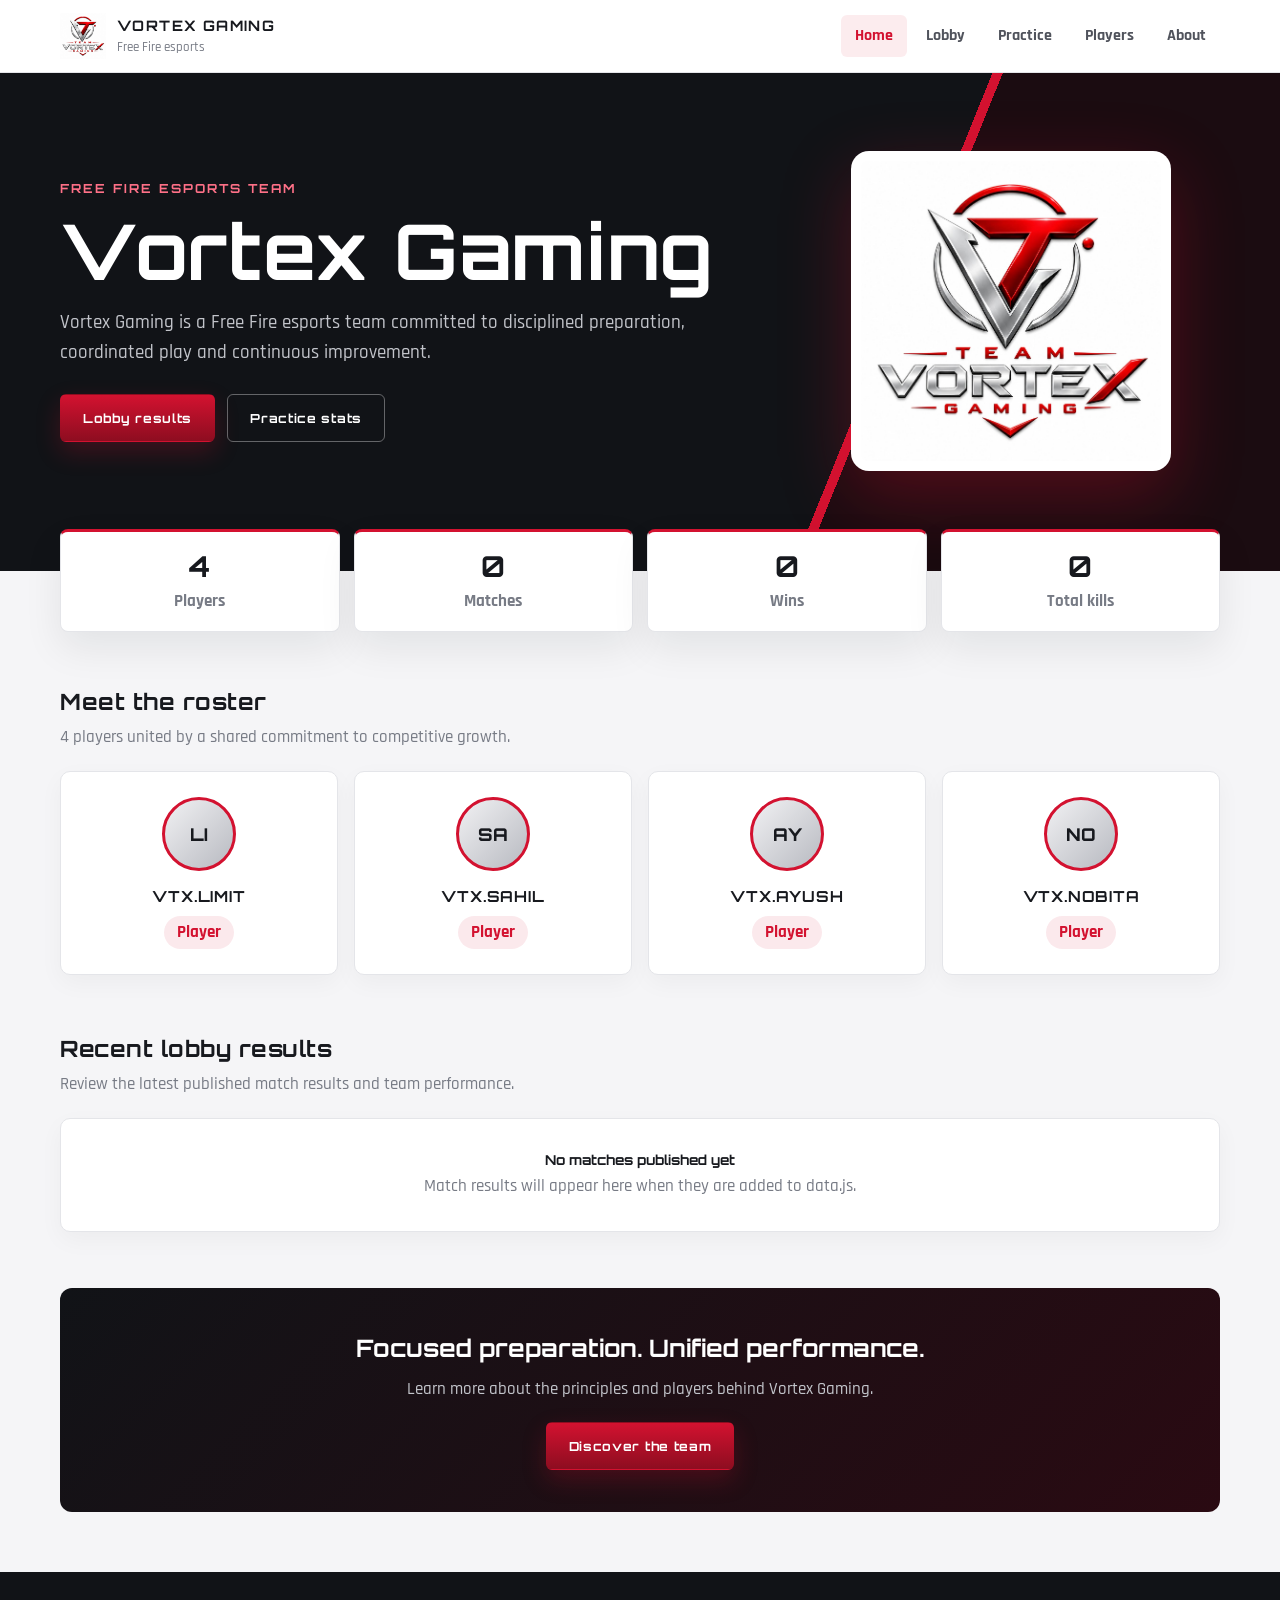
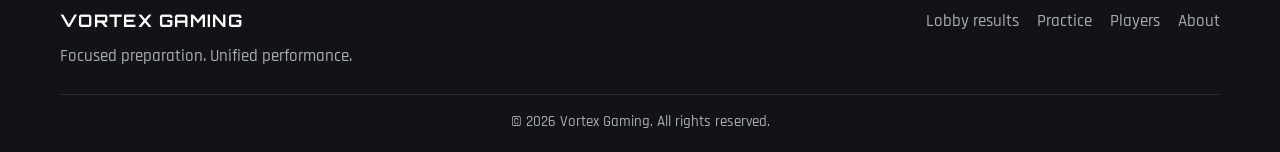
<file: index.html>
<!doctype html>
<html lang="en">
<head>
  <meta charset="utf-8">
  <meta name="viewport" content="width=device-width, initial-scale=1">
  <meta name="theme-color" content="#111317">
  <meta name="description" content="Discover Vortex Gaming, a Free Fire esports team focused on disciplined preparation, coordinated play and continuous improvement.">
  <meta property="og:type" content="website">
  <meta property="og:title" content="Vortex Gaming | Free Fire Esports Team">
  <meta property="og:description" content="Explore the Vortex Gaming roster, published match results and practice performance.">
  <meta name="twitter:card" content="summary">
  <title>Vortex Gaming | Free Fire Esports Team</title>
  <link rel="icon" href="logo.jpeg" type="image/jpeg">
  <link rel="preconnect" href="https://fonts.googleapis.com">
  <link rel="preconnect" href="https://fonts.gstatic.com" crossorigin>
  <link href="https://fonts.googleapis.com/css2?family=Orbitron:wght@500;700;800;900&family=Rajdhani:wght@500;600;700&display=swap" rel="stylesheet">
  <link rel="stylesheet" href="style.css">
  <script type="application/ld+json">
    {
      "@context": "https://schema.org",
      "@type": "SportsTeam",
      "name": "Vortex Gaming",
      "sport": "Free Fire esports",
      "description": "Vortex Gaming is a Free Fire esports team committed to disciplined preparation, coordinated play and continuous improvement.",
      "member": [
        { "@type": "Person", "name": "VTX.LIMIT" },
        { "@type": "Person", "name": "VTX.SAHIL" },
        { "@type": "Person", "name": "VTX.AYUSH" },
        { "@type": "Person", "name": "VTX.NOBITA" }
      ]
    }
  </script>
  <script src="data.js" defer></script>
  <script src="app.js" defer></script>
</head>
<body data-page="index">
  <a class="skip-link" href="#main-content">Skip to content</a>
  <header class="hdr">
    <div class="wrap hdr-inner">
      <a class="brand" href="index.html" aria-label="Vortex Gaming home">
        <img src="logo.jpeg" alt="" width="46" height="46">
        <span><b>VORTEX GAMING</b><small>Free Fire esports</small></span>
      </a>
      <button class="burger" type="button" aria-label="Open navigation" aria-expanded="false" aria-controls="primary-nav">Menu</button>
      <nav class="nav" id="primary-nav" aria-label="Main navigation">
        <a href="index.html" aria-current="page">Home</a>
        <a href="lobby.html">Lobby</a>
        <a href="practice.html">Practice</a>
        <a href="social.html">Players</a>
        <a href="about.html">About</a>
      </nav>
    </div>
  </header>
  <main id="main-content">
    <section class="hero">
      <div class="wrap hero-inner">
        <div>
          <p class="eyebrow">Free Fire esports team</p>
          <h1>Vortex <span>Gaming</span></h1>
          <p class="lead">A Free Fire esports team committed to disciplined preparation, coordinated play and continuous improvement.</p>
          <div class="btns"><a class="btn" href="lobby.html">Lobby results</a><a class="btn ghost" href="practice.html">Practice stats</a></div>
        </div>
        <img class="hero-logo" src="logo.jpeg" alt="Vortex Gaming team logo" width="320" height="320">
      </div>
    </section>
    <section class="sec">
      <div class="wrap">
        <div class="sh"><h2>Meet the roster</h2><p>Get to know the players representing Vortex Gaming and explore their available profiles.</p></div>
        <ul class="name-list"><li>VTX.LIMIT</li><li>VTX.SAHIL</li><li>VTX.AYUSH</li><li>VTX.NOBITA</li></ul>
        <p class="empty-note">Official match statistics will be published here as verified results become available.</p>
      </div>
    </section>
  </main>
  <footer class="ftr">
    <div class="wrap footer-inner">
      <div><b class="fb">VORTEX GAMING</b><p>Focused preparation. Unified performance.</p></div>
      <nav class="footer-links" aria-label="Footer navigation"><a href="lobby.html">Lobby results</a><a href="practice.html">Practice</a><a href="social.html">Players</a><a href="about.html">About</a></nav>
    </div>
    <p class="copy">&copy; <span data-year>2026</span> Vortex Gaming. All rights reserved.</p>
  </footer>
</body>
</html>
</file>
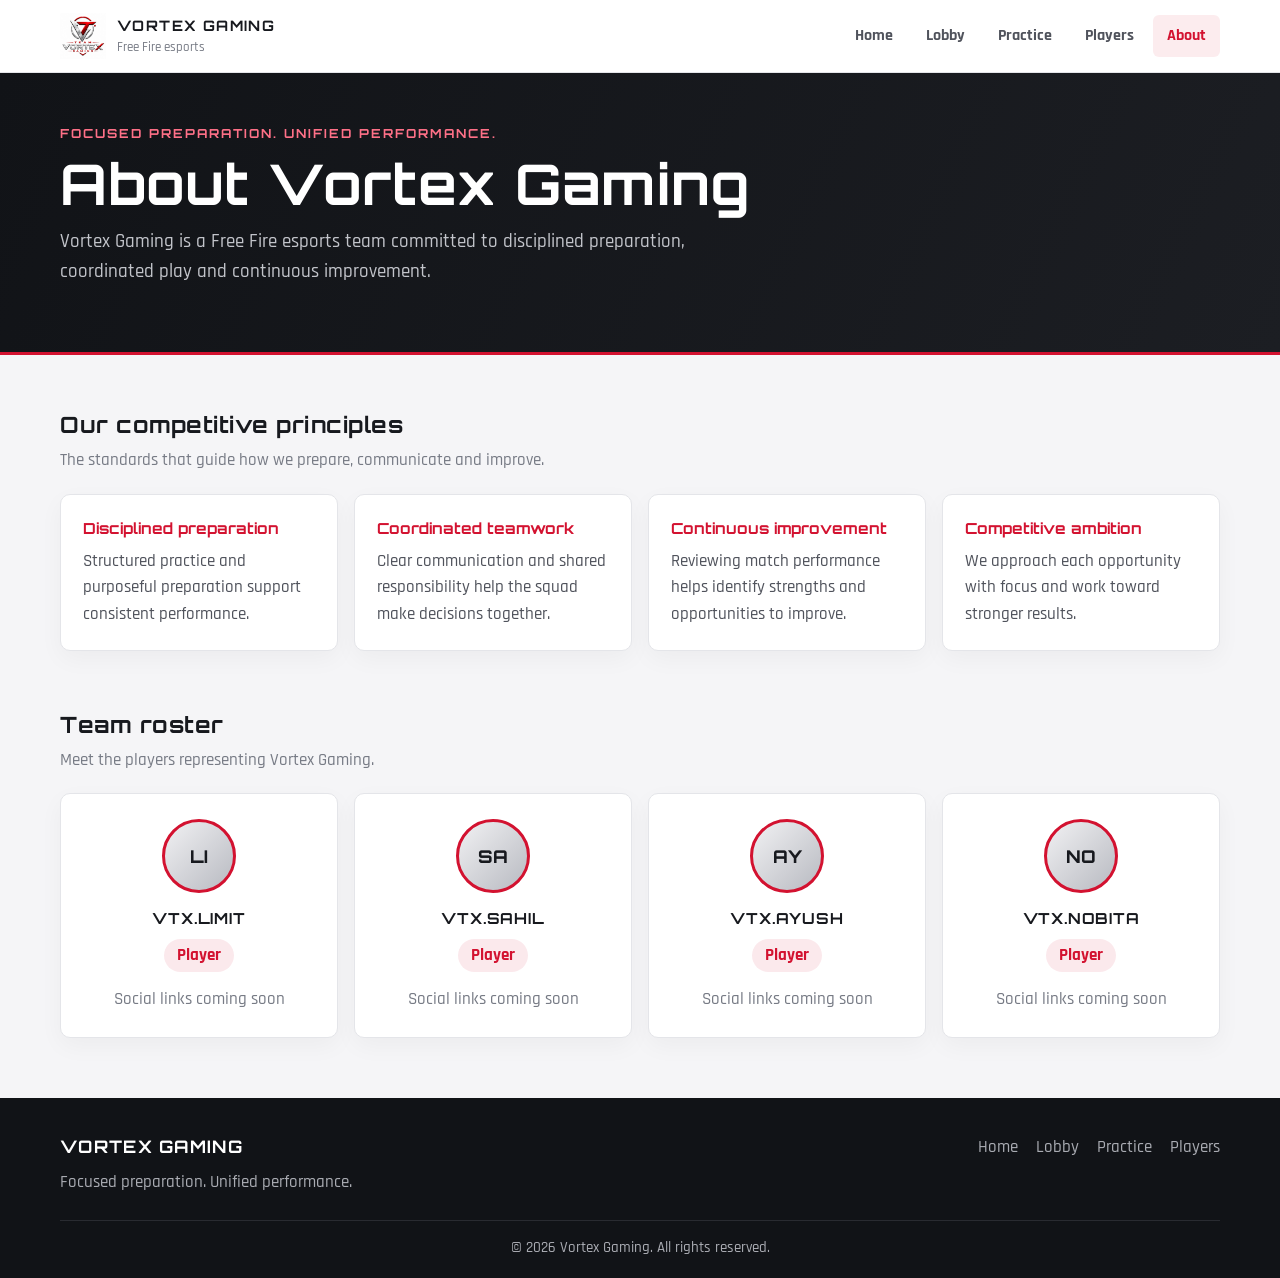
<file: about.html>
<!doctype html>
<html lang="en">
<head>
  <meta charset="utf-8">
  <meta name="viewport" content="width=device-width, initial-scale=1">
  <meta name="theme-color" content="#111317">
  <meta name="description" content="Learn about Vortex Gaming's competitive principles: disciplined preparation, coordinated teamwork and continuous improvement in Free Fire esports.">
  <meta property="og:type" content="website">
  <meta property="og:title" content="About Vortex Gaming | Free Fire Esports">
  <meta property="og:description" content="Explore the principles, roster and competitive approach of Vortex Gaming.">
  <meta name="twitter:card" content="summary">
  <title>About Vortex Gaming | Free Fire Esports Team</title>
  <link rel="icon" href="logo.jpeg" type="image/jpeg">
  <link rel="preconnect" href="https://fonts.googleapis.com">
  <link rel="preconnect" href="https://fonts.gstatic.com" crossorigin>
  <link href="https://fonts.googleapis.com/css2?family=Orbitron:wght@500;700;800;900&family=Rajdhani:wght@500;600;700&display=swap" rel="stylesheet">
  <link rel="stylesheet" href="style.css">
  <script src="data.js" defer></script>
  <script src="app.js" defer></script>
</head>
<body data-page="about">
  <a class="skip-link" href="#main-content">Skip to content</a>
  <header class="hdr"><div class="wrap hdr-inner">
    <a class="brand" href="index.html" aria-label="Vortex Gaming home"><img src="logo.jpeg" alt="" width="46" height="46"><span><b>VORTEX GAMING</b><small>Free Fire esports</small></span></a>
    <button class="burger" type="button" aria-label="Open navigation" aria-expanded="false" aria-controls="primary-nav">Menu</button>
    <nav class="nav" id="primary-nav" aria-label="Main navigation"><a href="index.html">Home</a><a href="lobby.html">Lobby</a><a href="practice.html">Practice</a><a href="social.html">Players</a><a href="about.html" aria-current="page">About</a></nav>
  </div></header>
  <main id="main-content"><section class="hero sm"><div class="wrap"><p class="eyebrow">Focused preparation. Unified performance.</p><h1>About Vortex <span>Gaming</span></h1><p class="lead">Vortex Gaming is a Free Fire esports team committed to disciplined preparation, coordinated play and continuous improvement.</p></div></section><section class="sec"><div class="wrap"><h2>Our competitive principles</h2><p>Our approach is grounded in purposeful practice, clear communication and thoughtful review of match performance. We aim to strengthen our teamwork and deliver consistent results as a squad.</p><h2 class="subheading">Team roster</h2><ul class="name-list"><li>VTX.LIMIT</li><li>VTX.SAHIL</li><li>VTX.AYUSH</li><li>VTX.NOBITA</li></ul></div></section></main>
  <footer class="ftr"><div class="wrap footer-inner"><div><b class="fb">VORTEX GAMING</b><p>Focused preparation. Unified performance.</p></div><nav class="footer-links" aria-label="Footer navigation"><a href="index.html">Home</a><a href="lobby.html">Lobby</a><a href="practice.html">Practice</a><a href="social.html">Players</a></nav></div><p class="copy">&copy; <span data-year>2026</span> Vortex Gaming. All rights reserved.</p></footer>
</body>
</html>
</file>
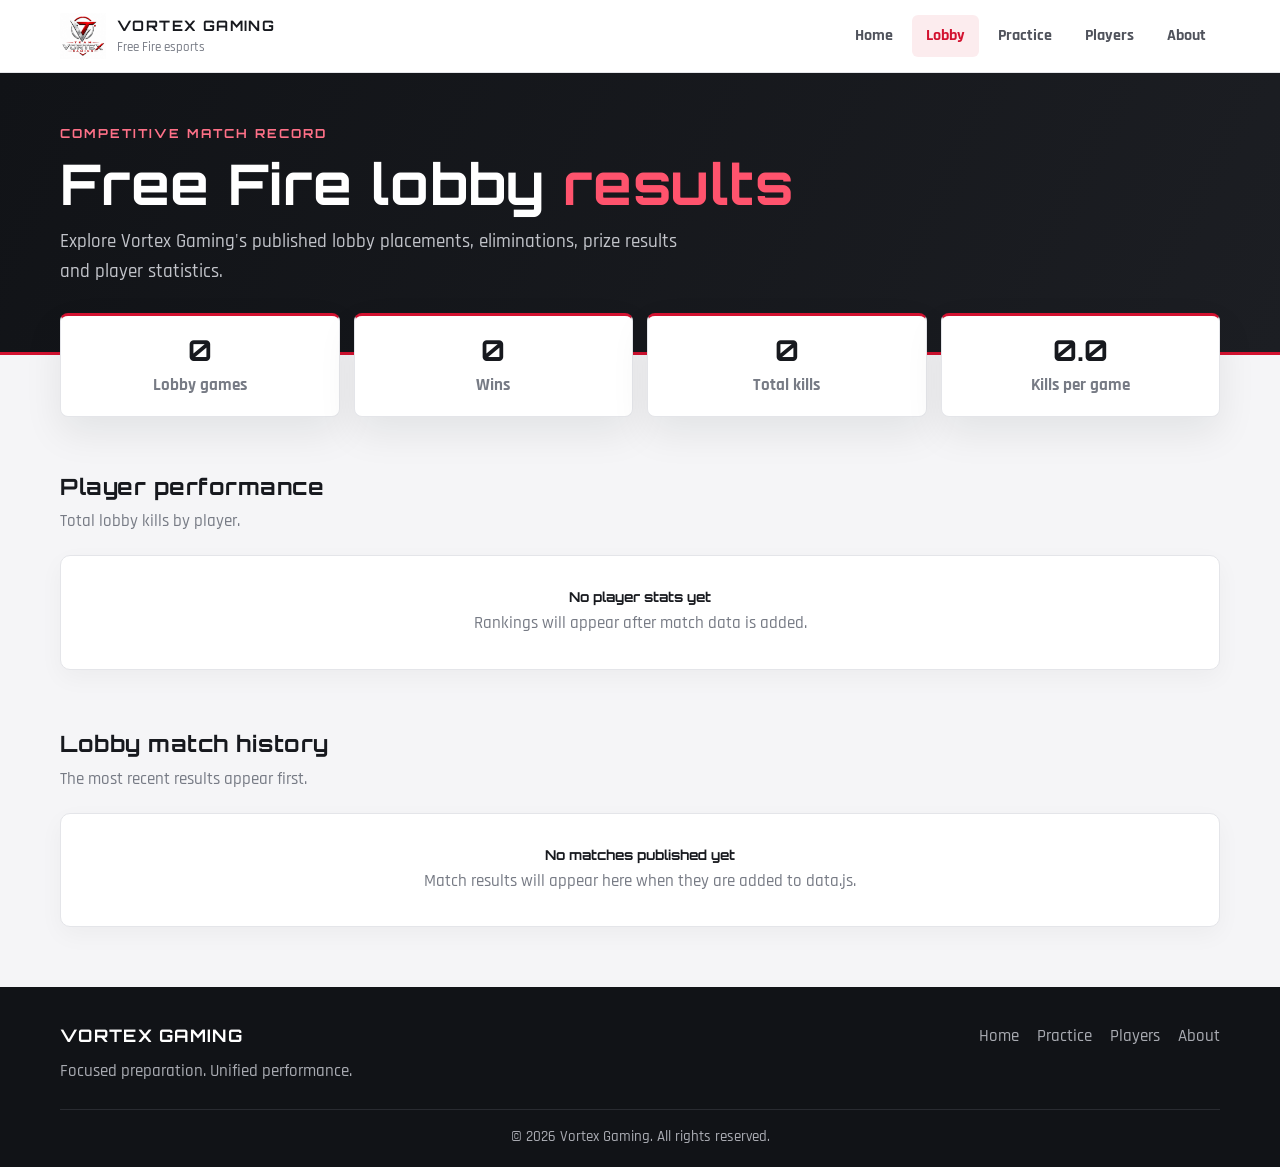
<file: lobby.html>
<!doctype html>
<html lang="en">
<head>
  <meta charset="utf-8">
  <meta name="viewport" content="width=device-width, initial-scale=1">
  <meta name="theme-color" content="#111317">
  <meta name="description" content="Review Vortex Gaming Free Fire lobby placements, eliminations, prize results and player performance.">
  <meta property="og:type" content="website">
  <meta property="og:title" content="Lobby Results | Vortex Gaming">
  <meta property="og:description" content="Explore published Vortex Gaming lobby results, player statistics and match placements.">
  <meta name="twitter:card" content="summary">
  <title>Lobby Results | Vortex Gaming Free Fire</title>
  <link rel="icon" href="logo.jpeg" type="image/jpeg">
  <link rel="preconnect" href="https://fonts.googleapis.com">
  <link rel="preconnect" href="https://fonts.gstatic.com" crossorigin>
  <link href="https://fonts.googleapis.com/css2?family=Orbitron:wght@500;700;800;900&family=Rajdhani:wght@500;600;700&display=swap" rel="stylesheet">
  <link rel="stylesheet" href="style.css">
  <script src="data.js" defer></script>
  <script src="app.js" defer></script>
</head>
<body data-page="lobby">
  <a class="skip-link" href="#main-content">Skip to content</a>
  <header class="hdr"><div class="wrap hdr-inner">
    <a class="brand" href="index.html" aria-label="Vortex Gaming home"><img src="logo.jpeg" alt="" width="46" height="46"><span><b>VORTEX GAMING</b><small>Free Fire esports</small></span></a>
    <button class="burger" type="button" aria-label="Open navigation" aria-expanded="false" aria-controls="primary-nav">Menu</button>
    <nav class="nav" id="primary-nav" aria-label="Main navigation"><a href="index.html">Home</a><a href="lobby.html" aria-current="page">Lobby</a><a href="practice.html">Practice</a><a href="social.html">Players</a><a href="about.html">About</a></nav>
  </div></header>
  <main id="main-content"><section class="hero sm"><div class="wrap"><p class="eyebrow">Competitive match record</p><h1>Free Fire lobby <span>results</span></h1><p class="lead">Explore Vortex Gaming's published lobby placements, eliminations, prize results and player statistics.</p></div></section><section class="sec"><div class="wrap"><h2>Lobby results</h2><p class="empty-note">Official lobby results will be published here as match records become available.</p></div></section></main>
  <footer class="ftr"><div class="wrap footer-inner"><div><b class="fb">VORTEX GAMING</b><p>Focused preparation. Unified performance.</p></div><nav class="footer-links" aria-label="Footer navigation"><a href="index.html">Home</a><a href="practice.html">Practice</a><a href="social.html">Players</a><a href="about.html">About</a></nav></div><p class="copy">&copy; <span data-year>2026</span> Vortex Gaming. All rights reserved.</p></footer>
</body>
</html>
</file>
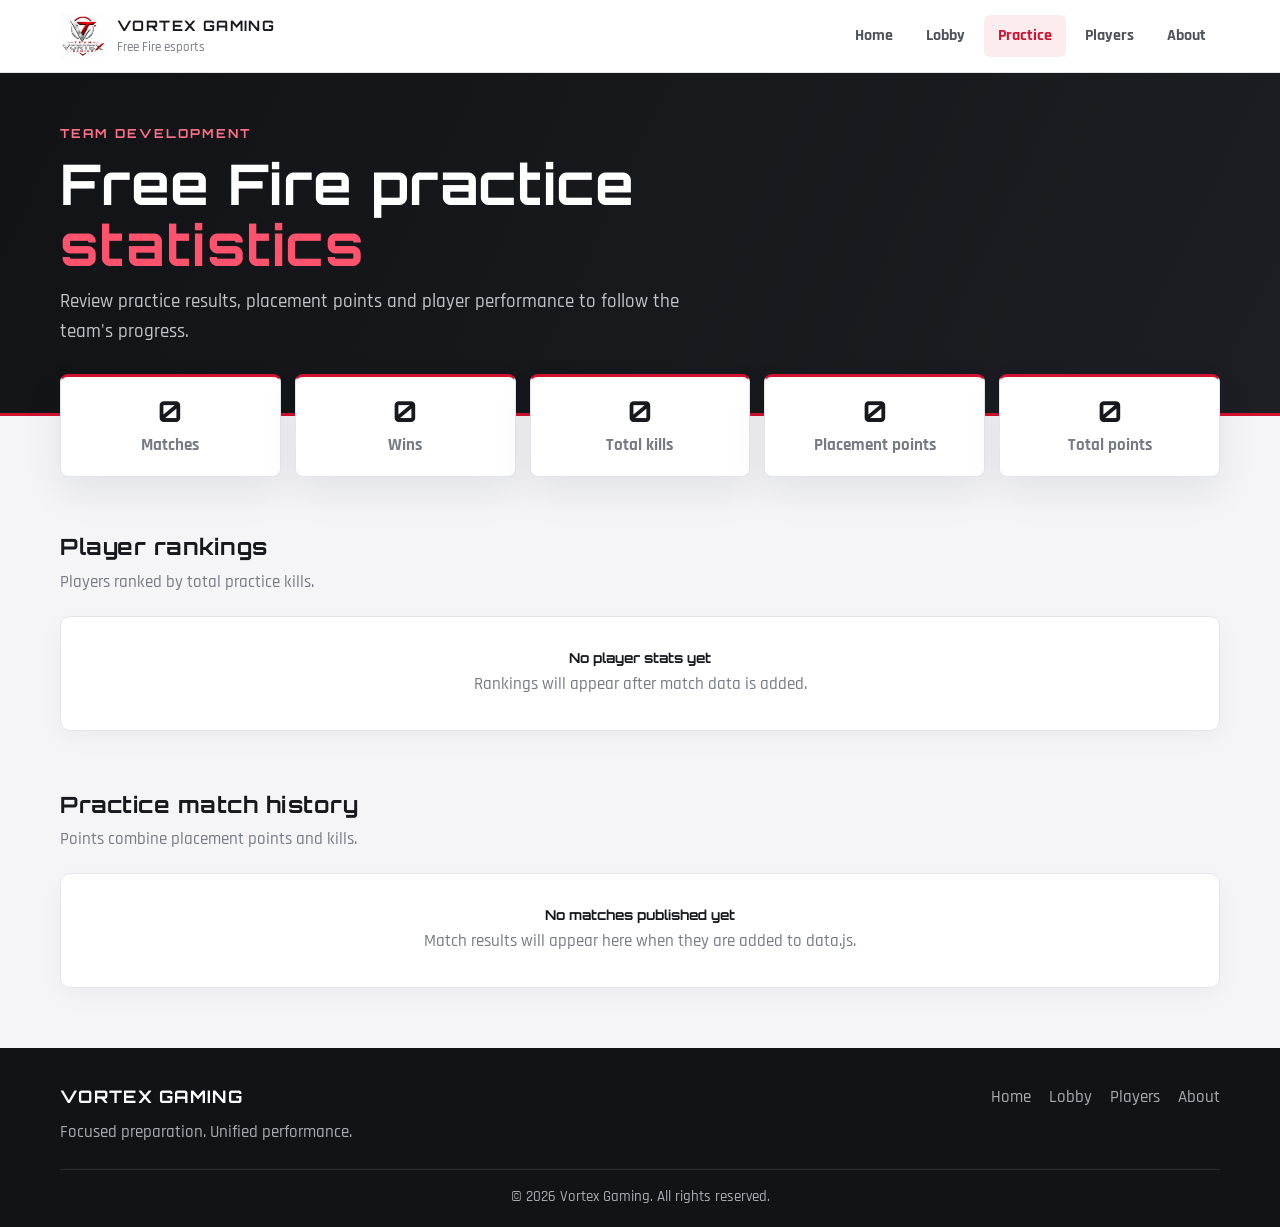
<file: practice.html>
<!doctype html>
<html lang="en">
<head>
  <meta charset="utf-8">
  <meta name="viewport" content="width=device-width, initial-scale=1">
  <meta name="theme-color" content="#111317">
  <meta name="description" content="Review Vortex Gaming Free Fire practice results, placement points, player rankings and team performance.">
  <meta property="og:type" content="website">
  <meta property="og:title" content="Practice Stats | Vortex Gaming">
  <meta property="og:description" content="Explore published Vortex Gaming practice results, placement points and player performance.">
  <meta name="twitter:card" content="summary">
  <title>Free Fire Practice Stats | Vortex Gaming</title>
  <link rel="icon" href="logo.jpeg" type="image/jpeg">
  <link rel="preconnect" href="https://fonts.googleapis.com">
  <link rel="preconnect" href="https://fonts.gstatic.com" crossorigin>
  <link href="https://fonts.googleapis.com/css2?family=Orbitron:wght@500;700;800;900&family=Rajdhani:wght@500;600;700&display=swap" rel="stylesheet">
  <link rel="stylesheet" href="style.css">
  <script src="data.js" defer></script>
  <script src="app.js" defer></script>
</head>
<body data-page="practice">
  <a class="skip-link" href="#main-content">Skip to content</a>
  <header class="hdr"><div class="wrap hdr-inner">
    <a class="brand" href="index.html" aria-label="Vortex Gaming home"><img src="logo.jpeg" alt="" width="46" height="46"><span><b>VORTEX GAMING</b><small>Free Fire esports</small></span></a>
    <button class="burger" type="button" aria-label="Open navigation" aria-expanded="false" aria-controls="primary-nav">Menu</button>
    <nav class="nav" id="primary-nav" aria-label="Main navigation"><a href="index.html">Home</a><a href="lobby.html">Lobby</a><a href="practice.html" aria-current="page">Practice</a><a href="social.html">Players</a><a href="about.html">About</a></nav>
  </div></header>
  <main id="main-content"><section class="hero sm"><div class="wrap"><p class="eyebrow">Team development</p><h1>Free Fire practice <span>statistics</span></h1><p class="lead">Review practice results, placement points and player performance to follow the team's progress.</p></div></section><section class="sec"><div class="wrap"><h2>Practice performance</h2><p class="empty-note">Practice statistics will be published here as match records become available.</p></div></section></main>
  <footer class="ftr"><div class="wrap footer-inner"><div><b class="fb">VORTEX GAMING</b><p>Focused preparation. Unified performance.</p></div><nav class="footer-links" aria-label="Footer navigation"><a href="index.html">Home</a><a href="lobby.html">Lobby</a><a href="social.html">Players</a><a href="about.html">About</a></nav></div><p class="copy">&copy; <span data-year>2026</span> Vortex Gaming. All rights reserved.</p></footer>
</body>
</html>
</file>
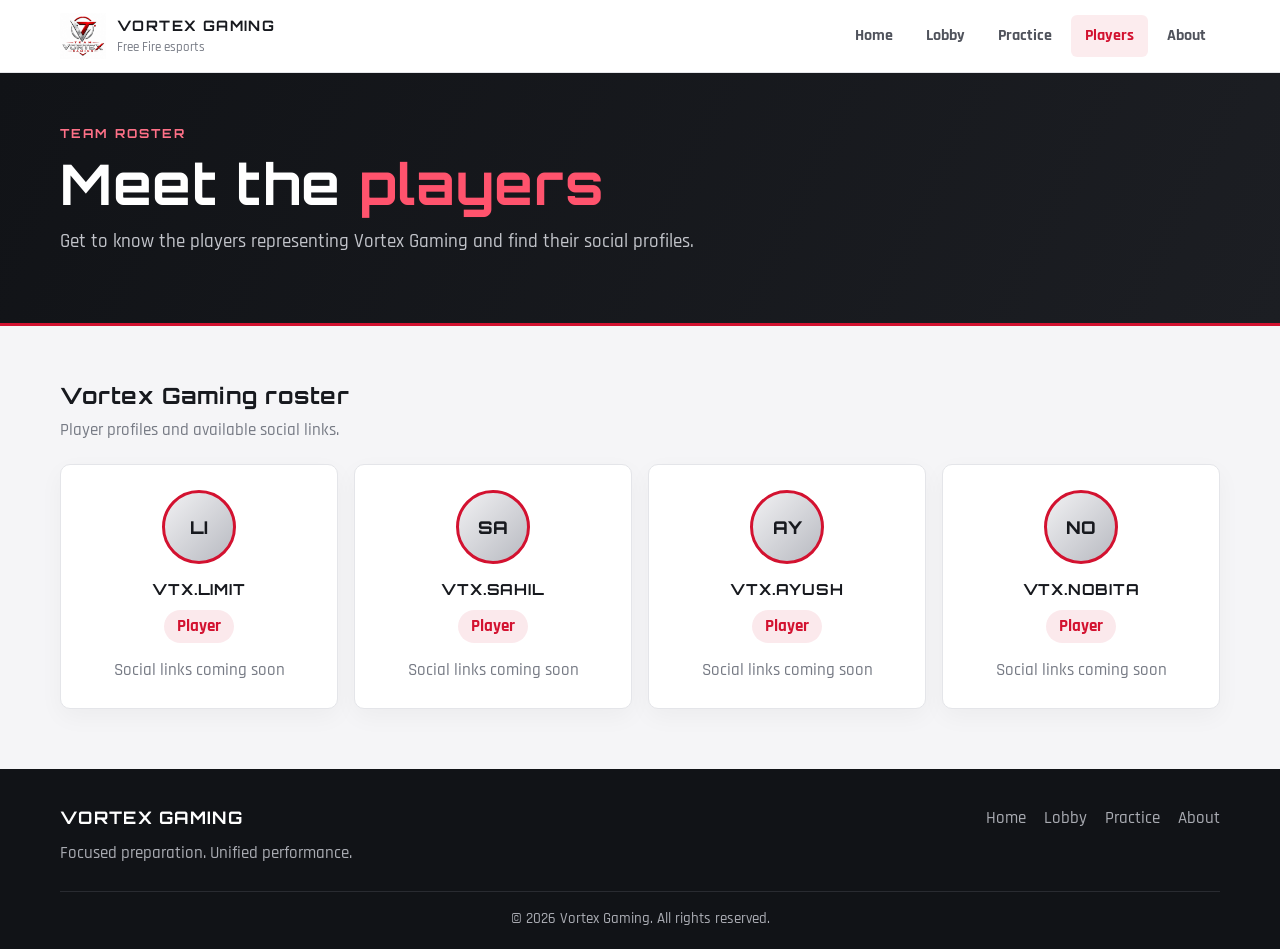
<file: social.html>
<!doctype html>
<html lang="en">
<head>
  <meta charset="utf-8">
  <meta name="viewport" content="width=device-width, initial-scale=1">
  <meta name="theme-color" content="#111317">
  <meta name="description" content="Meet the Vortex Gaming Free Fire roster and explore player profiles and available social media links.">
  <meta property="og:type" content="website">
  <meta property="og:title" content="Vortex Gaming Players and Socials">
  <meta property="og:description" content="Discover the players representing Vortex Gaming and their available social profiles.">
  <meta name="twitter:card" content="summary">
  <title>Vortex Gaming Players | Free Fire Esports</title>
  <link rel="icon" href="logo.jpeg" type="image/jpeg">
  <link rel="preconnect" href="https://fonts.googleapis.com">
  <link rel="preconnect" href="https://fonts.gstatic.com" crossorigin>
  <link href="https://fonts.googleapis.com/css2?family=Orbitron:wght@500;700;800;900&family=Rajdhani:wght@500;600;700&display=swap" rel="stylesheet">
  <link rel="stylesheet" href="style.css">
  <script src="data.js" defer></script>
  <script src="app.js" defer></script>
</head>
<body data-page="social">
  <a class="skip-link" href="#main-content">Skip to content</a>
  <header class="hdr"><div class="wrap hdr-inner">
    <a class="brand" href="index.html" aria-label="Vortex Gaming home"><img src="logo.jpeg" alt="" width="46" height="46"><span><b>VORTEX GAMING</b><small>Free Fire esports</small></span></a>
    <button class="burger" type="button" aria-label="Open navigation" aria-expanded="false" aria-controls="primary-nav">Menu</button>
    <nav class="nav" id="primary-nav" aria-label="Main navigation"><a href="index.html">Home</a><a href="lobby.html">Lobby</a><a href="practice.html">Practice</a><a href="social.html" aria-current="page">Players</a><a href="about.html">About</a></nav>
  </div></header>
  <main id="main-content"><section class="hero sm"><div class="wrap"><p class="eyebrow">Team roster</p><h1>Meet the <span>players</span></h1><p class="lead">Get to know the players representing Vortex Gaming and find their available social profiles.</p></div></section><section class="sec"><div class="wrap"><h2>Vortex Gaming roster</h2><ul class="name-list"><li>VTX.LIMIT</li><li>VTX.SAHIL</li><li>VTX.AYUSH</li><li>VTX.NOBITA</li></ul></div></section></main>
  <footer class="ftr"><div class="wrap footer-inner"><div><b class="fb">VORTEX GAMING</b><p>Focused preparation. Unified performance.</p></div><nav class="footer-links" aria-label="Footer navigation"><a href="index.html">Home</a><a href="lobby.html">Lobby</a><a href="practice.html">Practice</a><a href="about.html">About</a></nav></div><p class="copy">&copy; <span data-year>2026</span> Vortex Gaming. All rights reserved.</p></footer>
</body>
</html>
</file>
<file: style.css>
:root {
  color-scheme: light;
  --red: #d31230;
  --red-dark: #8d0d20;
  --ink: #17191e;
  --soft: #50535c;
  --muted: #777b85;
  --line: #e4e5e9;
  --bg: #f5f5f7;
  --white: #fff;
  --dark: #111317;
  --shadow: 0 16px 38px rgba(18, 20, 26, .08);
}

* { box-sizing: border-box; }
html { scroll-behavior: smooth; }
body {
  margin: 0;
  color: var(--ink);
  background: var(--bg);
  font: 500 1.08rem/1.55 "Rajdhani", sans-serif;
}
img { display: block; max-width: 100%; }
a { color: inherit; text-decoration: none; }
button { font: inherit; }
h1, h2, h3, .brand b, .fb, .stat b { font-family: "Orbitron", sans-serif; }
h1, h2, h3, p { margin-top: 0; }
:focus-visible { outline: 3px solid #ff7188; outline-offset: 3px; }
.wrap { width: min(1160px, calc(100% - 40px)); margin-inline: auto; }
.skip-link {
  position: fixed; z-index: 100; top: 10px; left: 10px;
  padding: 10px 14px; transform: translateY(-160%);
  color: var(--white); background: var(--dark); border-radius: 6px;
}
.skip-link:focus { transform: translateY(0); }
.sr-only {
  position: absolute; width: 1px; height: 1px; padding: 0; margin: -1px;
  overflow: hidden; clip: rect(0, 0, 0, 0); white-space: nowrap; border: 0;
}

.hdr {
  position: sticky; top: 0; z-index: 20;
  background: rgba(255,255,255,.96); border-bottom: 1px solid var(--line);
  backdrop-filter: blur(12px);
}
.hdr-inner { min-height: 72px; display: flex; align-items: center; justify-content: space-between; gap: 24px; }
.brand { display: inline-flex; align-items: center; gap: 11px; flex-shrink: 0; }
.brand img { width: 46px; height: 46px; object-fit: contain; }
.brand b { display: block; font-size: .9rem; letter-spacing: 1.4px; }
.brand small { display: block; margin-top: 2px; color: var(--muted); font-size: .8rem; }
.nav { display: flex; align-items: center; gap: 5px; }
.nav a { padding: 9px 14px; border-radius: 6px; color: var(--soft); font-size: 1rem; font-weight: 700; transition: background .2s, color .2s; }
.nav a:hover, .nav a[aria-current="page"] { color: var(--red); background: rgba(211,18,48,.08); }
.burger {
  display: none; padding: 9px 13px; border: 1px solid var(--line); border-radius: 6px;
  color: var(--ink); background: var(--white); cursor: pointer; font-weight: 700;
}

.hero {
  position: relative; overflow: hidden; padding: 78px 0 100px;
  color: var(--white);
  background: linear-gradient(112deg, #111317 0 67%, var(--red) 67% 67.7%, #1b0c11 67.7%);
}
.hero-inner { display: grid; grid-template-columns: 1.25fr .75fr; align-items: center; gap: 44px; }
.hero h1 { max-width: 760px; margin-bottom: 16px; font-size: clamp(2.4rem, 6vw, 4.8rem); line-height: 1.08; letter-spacing: 1px; overflow-wrap: anywhere; }
.hero h1 span { color: #ff536d; }
.eyebrow { margin-bottom: 12px; color: #ff7188; font: 700 .78rem/1.4 "Orbitron", sans-serif; letter-spacing: 2px; text-transform: uppercase; }
.lead { max-width: 650px; margin-bottom: 26px; color: #c2c4ca; font-size: 1.2rem; }
.hero-logo { width: min(100%, 320px); margin-inline: auto; padding: 10px; border-radius: 18px; background: var(--white); box-shadow: 0 24px 70px rgba(211,18,48,.3); }
.hero.sm { padding: 52px 0 66px; border-bottom: 3px solid var(--red); background: linear-gradient(115deg, #111317 0%, #1c1e23 100%); }
.hero.sm h1 { margin-bottom: 12px; font-size: clamp(2rem, 5vw, 3.5rem); }
.hero.sm .lead { margin-bottom: 0; }
.btns { display: flex; flex-wrap: wrap; gap: 12px; }
.btn {
  display: inline-flex; align-items: center; justify-content: center; min-height: 48px;
  padding: 12px 22px; border: 1px solid transparent; border-radius: 6px;
  color: var(--white); background: linear-gradient(180deg, var(--red), var(--red-dark));
  box-shadow: 0 10px 24px rgba(211,18,48,.24);
  font: 700 .78rem "Orbitron", sans-serif; letter-spacing: .7px;
  transition: transform .2s, box-shadow .2s;
}
.btn:hover { transform: translateY(-2px); box-shadow: 0 14px 28px rgba(211,18,48,.32); }
.btn.ghost { border-color: rgba(255,255,255,.35); background: transparent; box-shadow: none; }

.stats {
  position: relative; display: grid; grid-template-columns: repeat(auto-fit, minmax(145px, 1fr));
  gap: 14px; margin-top: -42px;
}
.stat {
  min-height: 98px; padding: 17px 12px; text-align: center;
  background: var(--white); border: 1px solid var(--line); border-top: 3px solid var(--red);
  border-radius: 8px; box-shadow: var(--shadow);
}
.stat b { display: block; margin-bottom: 4px; font-size: 1.8rem; line-height: 1.2; }
.stat span { color: var(--muted); font-weight: 700; }

.sec { padding: 52px 0 4px; }
.sh { margin-bottom: 20px; }
.sh h2, .sec > .wrap > h2 { margin-bottom: 5px; font-size: 1.4rem; letter-spacing: .5px; }
.sh p, .sec > .wrap > p { margin-bottom: 0; color: var(--muted); }
.grid { display: grid; grid-template-columns: repeat(auto-fill, minmax(220px, 1fr)); gap: 16px; }
.card { overflow: hidden; border: 1px solid var(--line); border-radius: 10px; background: var(--white); box-shadow: 0 8px 24px rgba(18,20,26,.04); }
.pcard { padding: 25px 18px; text-align: center; transition: transform .2s, border-color .2s, box-shadow .2s; }
.pcard:hover { transform: translateY(-3px); border-color: rgba(211,18,48,.45); box-shadow: var(--shadow); }
.av {
  display: grid; place-items: center; width: 74px; height: 74px; margin: 0 auto 14px;
  border: 3px solid var(--red); border-radius: 50%; color: var(--ink);
  background: linear-gradient(135deg, #f1f1f3, #b8bac1);
  font: 800 1.1rem "Orbitron", sans-serif;
}
.pcard h3 { margin-bottom: 8px; font-size: .95rem; letter-spacing: .8px; overflow-wrap: anywhere; }
.role { display: inline-block; padding: 3px 13px; border-radius: 99px; color: var(--red); background: rgba(211,18,48,.09); font-weight: 700; }
.links { display: flex; flex-wrap: wrap; justify-content: center; gap: 7px; margin-top: 15px; }
.links a { padding: 5px 10px; border: 1px solid var(--line); border-radius: 6px; font-weight: 700; }
.links a:hover { border-color: var(--red); color: var(--red); }
.soon, .empty-note { margin: 14px 0 0; color: var(--muted); }
.name-list { display: grid; grid-template-columns: repeat(auto-fit, minmax(180px, 1fr)); gap: 12px; padding: 0; margin: 20px 0 0; list-style: none; }
.name-list li { padding: 16px; border-left: 3px solid var(--red); border-radius: 6px; background: var(--white); font-weight: 700; }
.subheading { margin-top: 28px; }
.pad { height: 100%; padding: 22px; }
.pad h3 { margin-bottom: 7px; color: var(--red); font-size: .95rem; }
.pad p { margin-bottom: 0; color: var(--soft); }

.table-scroll { overflow-x: auto; }
table { width: 100%; border-collapse: collapse; min-width: 540px; }
th, td { padding: 13px 16px; border-bottom: 1px solid var(--line); text-align: left; }
thead th { color: var(--red); background: rgba(211,18,48,.045); font: 700 .75rem "Orbitron", sans-serif; letter-spacing: .4px; }
tbody th { font-weight: 700; }
tbody tr:last-child th, tbody tr:last-child td { border-bottom: 0; }
tbody tr:hover { background: #fafafb; }
.k { color: var(--red); font-weight: 700; }
.chip { display: inline-block; padding: 2px 10px; border-radius: 99px; color: var(--soft); background: #eceef1; font-weight: 700; }
.chip.win { color: #0f8052; background: rgba(19,160,96,.12); }
.empty { padding: 32px 20px; text-align: center; color: var(--muted); }
.empty b { display: block; margin-bottom: 5px; color: var(--ink); font: 700 .85rem "Orbitron", sans-serif; }
.empty p { margin: 0; }
.cta { padding: 42px 24px; border-radius: 12px; color: var(--white); background: linear-gradient(135deg, var(--dark), #2a0a12); text-align: center; }
.cta h2 { margin-bottom: 8px; font-size: 1.5rem; }
.cta p { margin-bottom: 20px; color: #c2c4ca; }

.ftr { margin-top: 56px; padding: 36px 0 18px; color: #a9abb2; background: var(--dark); }
.footer-inner { display: flex; justify-content: space-between; align-items: flex-start; gap: 24px; flex-wrap: wrap; }
.fb { color: var(--white); letter-spacing: 1.3px; }
.footer-inner p { margin: 7px 0 0; }
.footer-links { display: flex; flex-wrap: wrap; gap: 10px 18px; }
.footer-links a:hover { color: var(--white); }
.team-social { display: flex; flex-wrap: wrap; gap: 10px 16px; }
.team-social a:hover { color: var(--white); }
.copy { width: min(1160px, calc(100% - 40px)); margin: 24px auto 0; padding-top: 16px; border-top: 1px solid #292b31; text-align: center; font-size: .92rem; }

@media (max-width: 820px) {
  .hdr-inner { min-height: 66px; }
  .burger { display: inline-block; }
  .nav {
    display: none; position: absolute; top: 100%; left: 0; right: 0;
    padding: 10px 20px 16px; border-bottom: 1px solid var(--line);
    background: var(--white); box-shadow: 0 12px 20px rgba(18,20,26,.08);
  }
  .nav.open { display: flex; flex-direction: column; align-items: stretch; }
  .hero { padding: 55px 0 78px; background: linear-gradient(180deg, var(--dark) 0 94%, var(--red) 94%); }
  .hero-inner { grid-template-columns: 1fr; gap: 28px; }
  .hero-logo { order: -1; width: min(210px, 60vw); }
  .hero.sm { padding: 44px 0 58px; }
  .sec { padding-top: 40px; }
}
@media (max-width: 520px) {
  .wrap { width: min(100% - 28px, 1160px); }
  .hero h1 { font-size: clamp(2.1rem, 12vw, 3.2rem); }
  .hero.sm h1 { font-size: clamp(1.8rem, 10vw, 2.6rem); }
  .stats { grid-template-columns: repeat(2, minmax(0, 1fr)); gap: 9px; }
  .stat { min-height: 86px; padding: 14px 8px; }
  .stat b { font-size: 1.45rem; }
  .btn { flex: 1 1 160px; padding-inline: 12px; text-align: center; }
  .footer-inner { flex-direction: column; }
  .copy { width: calc(100% - 28px); }
  th, td { padding: 11px 12px; }
}
@media (prefers-reduced-motion: reduce) {
  *, *::before, *::after { scroll-behavior: auto !important; transition-duration: .01ms !important; animation-duration: .01ms !important; animation-iteration-count: 1 !important; }
}
</file>
